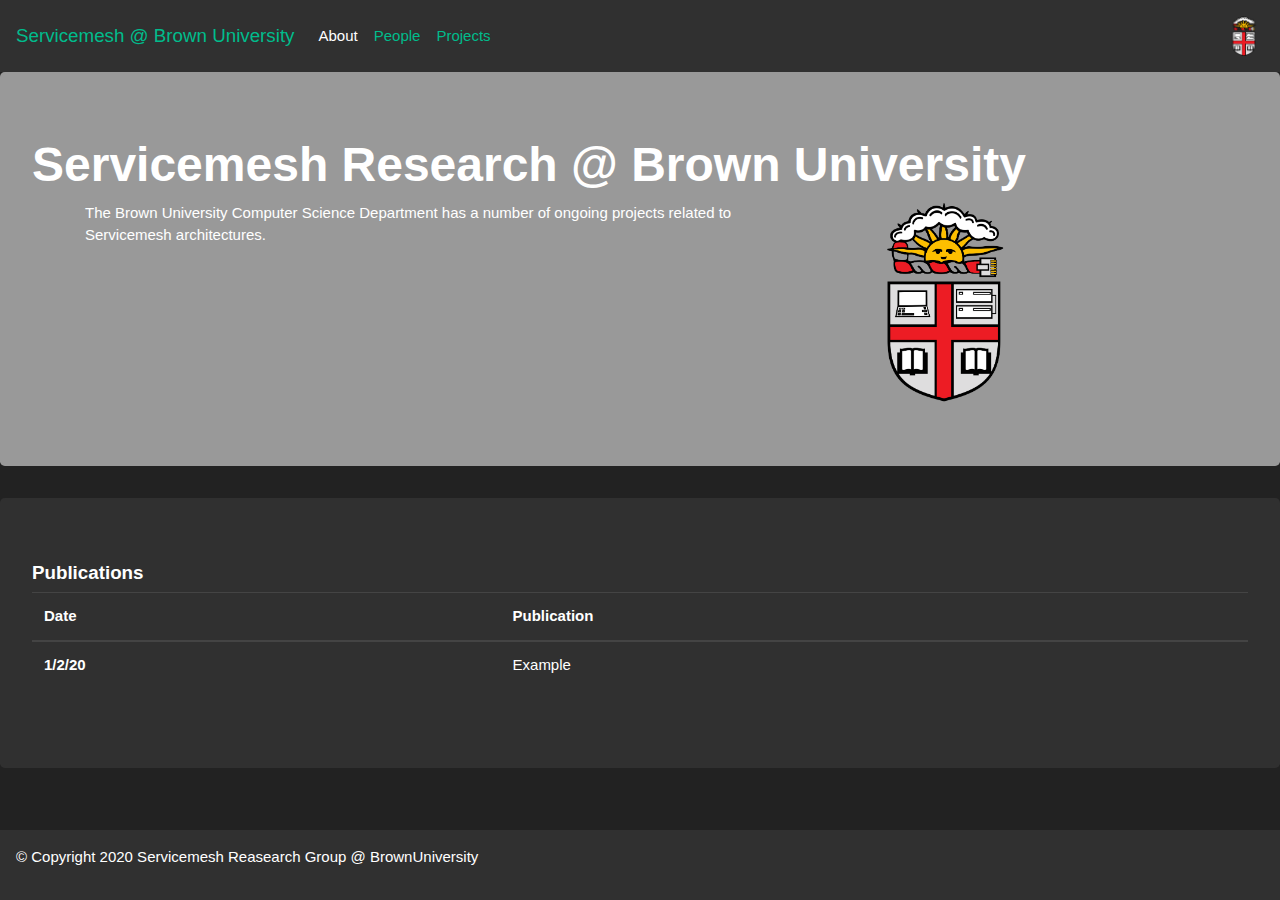
<file: about.html>
<!DOCTYPE html>
<html lang="English">

<head>
    <meta charset="utf-8">
    <meta name="viewport" content="width=device-width initial-scale=1" />
    <meta http-equiv="X-UA-Compatible" content="IE=edge">

    <title>Servicemesh Research @ Brown</title>
    <meta name="description" content="Servicemesh Research at Brown University">

<!--    <link rel="shortcut icon" href="/assets/img/favicon.ico">-->

    <link rel="stylesheet" href="assets/css/bootstrap.min.css">
    <link rel="canonical" href="/">
</head>


<body style="margin-bottom: 70px;">

<header class="site-header">
    <div class="wrapper">
        <nav class="navbar navbar-expand-lg text-danger bg-dark">
            <a class="navbar-brand" href="about.html">
                Servicemesh @ Brown University
            </a>
            <button class="navbar-toggler" type="button" data-toggle="collapse" data-target="#navbarNav" aria-controls="navbarNav" aria-expanded="false" aria-label="Toggle navigation">
                <span class="navbar-toggler-icon"></span>
            </button>
            <div class="collapse navbar-collapse" id="navbarNav">
                <ul class="navbar-nav">
                    <!--                    <li class="nav-item active">-->
                    <!--                        <a class="nav-link" href="#">Home <span class="sr-only">(current)</span></a>-->
                    <!--                    </li>-->
                    <li class="nav-item active">
                        <a class="nav-link text-white" href="about.html">About <span class="sr-only">(current)</span> </a>
                    </li>
                    <li class="nav-item">
                        <a class="nav-link" href="people.html">People</a>
                    </li>
                    <li class="nav-item">
                        <a class="nav-link" href="projects.html">Projects </a>
                    </li>
                </ul>
            </div>
            <img src="assets/img/brown-logo.png" width="40" height="40" alt="...">
        </nav>

    </div>

</header>
            <div class="jumbotron bg-light">
                <h1><strong>Servicemesh Research @ Brown University</strong></h1>
                <div class="container">
                    <div class="row">
                        <div class="col-sm-8">
                            <p>The Brown University Computer Science Department has a number
                            of ongoing projects related to Servicemesh architectures. </p>
                        </div>
                        <div class="col-sm-2">
                            <img src="assets/img/brown-logo.png" width="200" height="200">
                        </div>
                    </div>
                </div>
            </div>

            <div class="jumbotron">
                <h5><strong>Publications</strong></h5>
                <table class="table">
                    <thead>
                    <tr>
                        <th scope="col">Date</th>
                        <th scope="col">Publication</th>
                    </tr>
                    </thead>
                    <tbody>
                    <tr>
                        <th scope="row">1/2/20</th>
                        <td>Example</td>
                    </tr>
                    </tbody>
                </table>
            </div>

<div class="navbar fixed-bottom text-white bg-dark">
    <p>&copy; Copyright 2020 Servicemesh Reasearch Group @ BrownUniversity</p>
</div>


<!-- Load jQuery -->
<script src="//code.jquery.com/jquery-1.12.4.min.js"></script>
<script src="https://npmcdn.com/tether@1.2.4/dist/js/tether.min.js"></script>

<!-- Load Common JS -->
<script src="assets/js/bootstrap.js"></script>

<!-- Include custom icon fonts -->
<!--<link rel="stylesheet" href="/assets/css/fontawesome-all.min.css">-->
<!--<link rel="stylesheet" href="/assets/css/academicons.min.css">-->

</body>

</html>
</file>
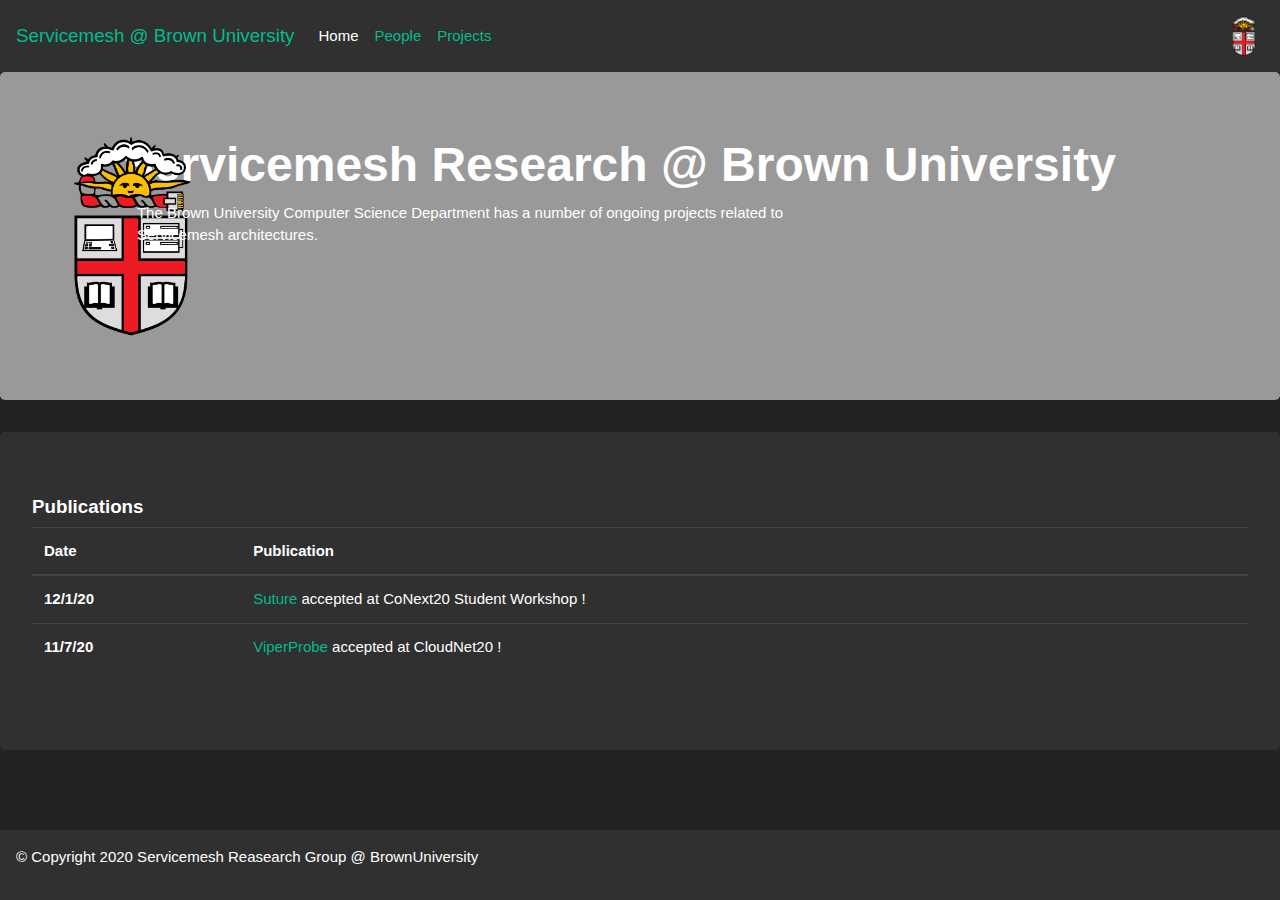
<file: index_old.html>
<!DOCTYPE html>
<html lang="English">

<head>
    <meta charset="utf-8">
    <meta name="viewport" content="width=device-width initial-scale=1" />
    <meta http-equiv="X-UA-Compatible" content="IE=edge">

    <title>Servicemesh Research @ Brown</title>
    <meta name="description" content="Servicemesh Research at Brown University">

<!--    <link rel="shortcut icon" href="/assets/img/favicon.ico">-->

    <link rel="stylesheet" href="assets/css/bootstrap.min.css">
    <link rel="canonical" href="/">
</head>


<body style="margin-bottom: 70px;">

<header class="site-header">
    <div class="wrapper">
        <nav class="navbar navbar-expand-lg text-danger bg-dark">
            <a class="navbar-brand" href="index.html">
                Servicemesh @ Brown University
            </a>
            <button class="navbar-toggler" type="button" data-toggle="collapse" data-target="#navbarNav" aria-controls="navbarNav" aria-expanded="false" aria-label="Toggle navigation">
                <span class="navbar-toggler-icon"></span>
            </button>
            <div class="collapse navbar-collapse" id="navbarNav">
                <ul class="navbar-nav">
                    <!--                    <li class="nav-item active">-->
                    <!--                        <a class="nav-link" href="#">Home <span class="sr-only">(current)</span></a>-->
                    <!--                    </li>-->
                    <li class="nav-item active">
                        <a class="nav-link text-white" href="index.html">Home <span class="sr-only">(current)</span> </a>
                    </li>
                    <li class="nav-item">
                        <a class="nav-link" href="people.html">People</a>
                    </li>
                    <li class="nav-item">
                        <a class="nav-link" href="projects.html">Projects </a>
                    </li>
                </ul>
            </div>
            <img src="assets/img/brown-logo.png" width="40" height="40" alt="...">
        </nav>

    </div>

</header>
            <div class="jumbotron bg-light">
                <div class="row">
                 <div class="col-sm-1">
                            <img src="assets/img/brown-logo.png" width="200" height="200">
                        </div>
                

                <div class="container">
                    <div class="row">
                       
                        <h1><strong>Servicemesh Research @ Brown University</strong></h1>
                        <div class="col-sm-8">
                            <p>The Brown University Computer Science Department has a number
                            of ongoing projects related to Servicemesh architectures. </p>
                        </div>
                        
                    </div>
                </div>
                </div>
            </div>

            <div class="jumbotron">
                <h5><strong>Publications</strong></h5>
                <table class="table">
                    <thead>
                    <tr>
                        <th scope="col">Date</th>
                        <th scope="col">Publication</th>
                    </tr>
                    </thead>
                    <tbody>
                    <tr>
                        <th scope="row">12/1/20</th>
                        <td><a href="https://dl.acm.org/doi/10.1145/3426746.3434055">Suture</a> accepted at CoNext20 Student Workshop !</td>
                    </tr>

                    <tr>
                        <th scope="row">11/7/20</th>
                        <td><a href="https://ieeexplore.ieee.org/document/9335808">ViperProbe</a> accepted at CloudNet20 !</td>
                    </tr>

                    
                    </tbody>
                </table>
            </div>

<div class="navbar fixed-bottom text-white bg-dark">
    <p>&copy; Copyright 2020 Servicemesh Reasearch Group @ BrownUniversity</p>
</div>


<!-- Load jQuery -->
<script src="//code.jquery.com/jquery-1.12.4.min.js"></script>
<script src="https://npmcdn.com/tether@1.2.4/dist/js/tether.min.js"></script>

<!-- Load Common JS -->
<script src="assets/js/bootstrap.js"></script>

<!-- Include custom icon fonts -->
<!--<link rel="stylesheet" href="/assets/css/fontawesome-all.min.css">-->
<!--<link rel="stylesheet" href="/assets/css/academicons.min.css">-->

</body>

</html>
</file>
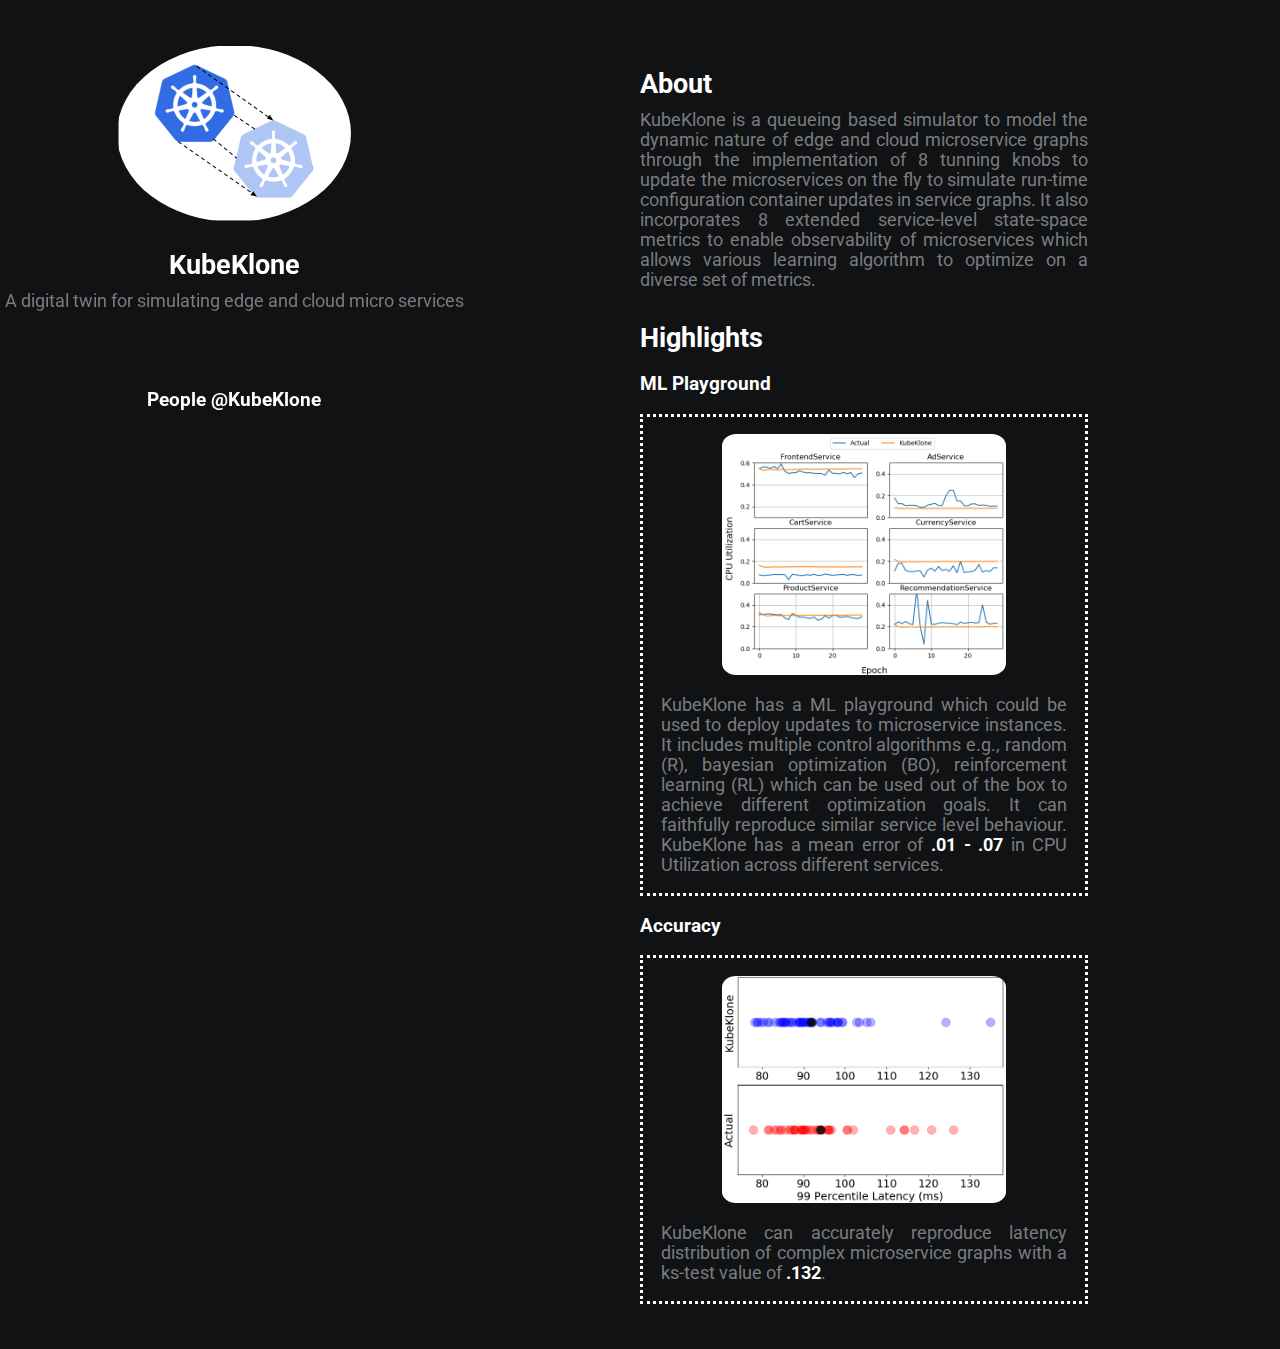
<file: kubeklone.html>
<!DOCTYPE html>
<html lang="en">
<head>
    <meta charset="UTF-8">
    <meta name="viewport" content="width=device-width, initial-scale=1.0">
    <meta http-equiv="X-UA-Compatible" content="ie=edge">
    <link rel="stylesheet" href="https://use.fontawesome.com/releases/v5.4.1/css/all.css" integrity="sha384-5sAR7xN1Nv6T6+dT2mhtzEpVJvfS3NScPQTrOxhwjIuvcA67KV2R5Jz6kr4abQsz" crossorigin="anonymous">
    <link rel="stylesheet" href="css/style.css">
    <title>KubeKlone</title>
</head>
<body>
    <div class="grid-2">
        <div class="section-1">
            <div class="fix-div">
            <img src="imgs/kubeklone.png" width="50%" class="main_image " style="text-align: center; ">
            <h2>KubeKlone</h2>
            <p>A digital twin for simulating edge and cloud micro services</p>
            <a href="#"><i class="fab fa-github"></i></a>
            <h3><br>People @KubeKlone</h3>
           
            
        </div>
            
        </div>
        <div class="section-2">
            <h2>About</h2>
            <p align="justify">KubeKlone is a queueing based simulator to model the dynamic nature of edge and cloud microservice graphs through the implementation of 8 tunning knobs to update the microservices on the fly to simulate run-time configuration container updates in service graphs. It also incorporates 8 extended service-level state-space metrics to enable observability of microservices which allows various learning algorithm to optimize on a diverse set of metrics.</p>
            <h2>Highlights</h2>

            <h3>ML Playground</h3><p align="justify" style="border:3px; border-style:solid; border-color: #fff; padding: 1em; display: inline-block; border-style: dotted;"><img src="imgs/parties_eval_new.png" class="center_image" alt=" Service Level behaviour" style="border-radius: 5%;" > <br> KubeKlone has a ML playground which could be used to deploy updates to microservice instances. It includes multiple control algorithms e.g., random (R), bayesian optimization (BO), reinforcement learning (RL) which can be used out of the box to achieve different optimization goals. It can faithfully reproduce similar service level behaviour. KubeKlone has a mean error of <b>.01 - .07</b> in CPU Utilization across different services.  </p> 
            

            <h3>Accuracy</h3><p align="justify" style="border:3px; border-style:solid; border-color: #fff; padding: 1em; display: inline-block; border-style: dotted;" ><img src="imgs/distro.png" class="center_image" alt="Accuracy"  style="border-radius: 5%;"> <br> KubeKlone can accurately reproduce latency distribution of complex microservice graphs with a ks-test value of <b>.132</b>.   </p> 
        
        </div>
    </div>
</body>
</html>
</file>
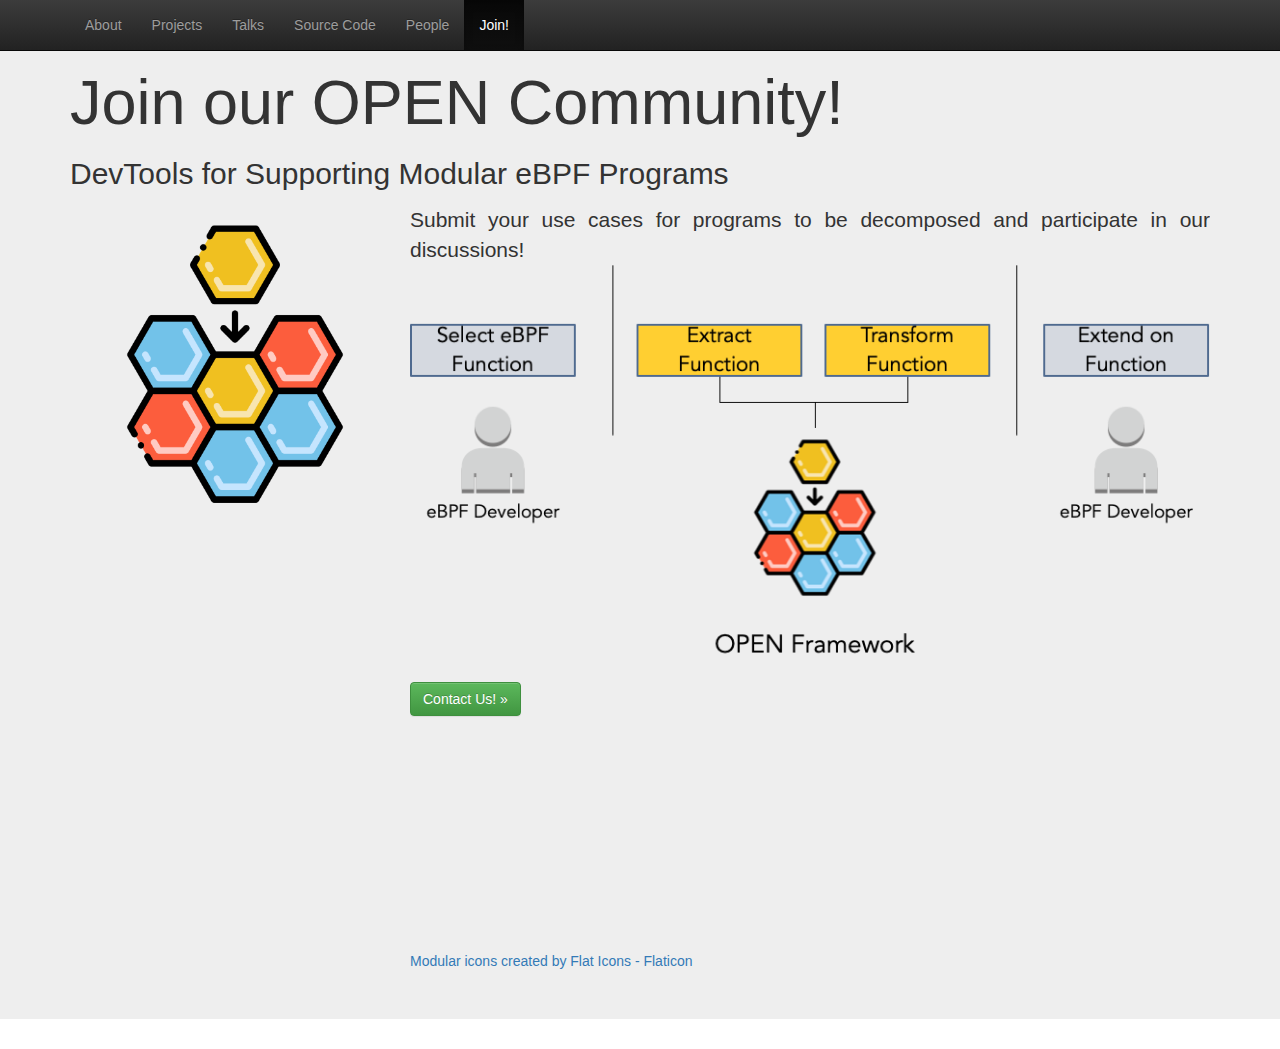
<file: newpage.html>
<!DOCTYPE html>
<html lang="English">

    <head>
        <meta charset="utf-8">
        <meta http-equiv="X-UA-Compatible" content="IE=edge">
        <meta name="viewport" content="width=device-width, initial-scale=1">
        <!-- The above 3 meta tags *must* come first in the head; any other head content must come *after* these tags -->
        <meta name="description" content="Microservices Observatory">
        <meta name="author" content="brownnsg">
        <link rel="icon" href="favicon.png">
    
        <title>Microservices Observatory</title>
    
        <!-- Bootstrap core CSS -->
        <link href="bower_components/bootstrap/dist/css/bootstrap.min.css" rel="stylesheet">
        <!-- Bootstrap theme -->
        <link href="bower_components/bootstrap/dist/css/bootstrap-theme.min.css" rel="stylesheet">
        <!-- IE10 viewport hack for Surface/desktop Windows 8 bug -->
        <link href="css/ie10-viewport-bug-workaround.css" rel="stylesheet">
    
        <!-- HTML5 shim and Respond.js for IE8 support of HTML5 elements and media queries -->
        <!--[if lt IE 9]>
          <script src="https://oss.maxcdn.com/html5shiv/3.7.2/html5shiv.min.js"></script>
          <script src="https://oss.maxcdn.com/respond/1.4.2/respond.min.js"></script>
        <![endif]-->
    
        <link rel="stylesheet" type="text/css" href="css/fluid.css">
      </head>

<nav class="navbar navbar-inverse navbar-fixed-top">
    <div class="container">
      <div class="navbar-header">
        <button type="button" class="navbar-toggle collapsed" data-toggle="collapse" data-target="#navbar" aria-expanded="false" aria-controls="navbar">
          <span class="sr-only">Toggle navigation</span>
          <span class="icon-bar"></span>
          <span class="icon-bar"></span>
          <span class="icon-bar"></span>
        </button>
      </div>
      <div id="navbar" class="navbar-collapse collapse">
        <ul class="nav navbar-nav">
          <li><a href="/index.html">About</a></li>
          <li><a href="/index.html#highlights">Projects</a></li>
          <li><a href="/index.html#talks">Talks</a></li>
          <li><a href="/index.html#code">Source Code</a></li>
          <li><a href="/index.html#people">People</a></li>
          <li class="active"><a href="/newpage.html">Join!</a></li>
        </ul>
      </div><!--/.navbar-collapse -->
    </div>
  </nav>

</header>
<div class="jumbotron">
    <div class="container" id="about">
      <h1>Join our OPEN Community!</h1>
      <h2>DevTools for Supporting Modular eBPF Programs</h2>
      <div class="media">
        <div class="media-left media-top">
          <img class="media-object" src="assets/img/modular.png" style="border-radius: 50%;" alt="LegoSDN logo." width="330" height="330">
        </div>
        <div class="media-body">
          <p align="justify">
            Submit your use cases for programs to be decomposed and participate in our discussions!
            <img class="media-object" src="assets/img/Observatory.png" style="max-width:100%; max-height:100%;" alt="LegoSDN logo." width="" height="">
              <!-- <ul align="justify">
                  <li> <b>Kubernetes Operators:</b> These encapsulate administrator knowledge about managing the life-cycle of a microservices. Our focus is to understand and quantify the availability and security implications of automation provided by ``operators''. Motivated by our observations, we are developing tools to safeguard and protect production networks from emerging issues.
                  <li> <b>Digitial Clone for AIOps (KubeKlone):</b> A recent trend involves employing machine learning techniques to automate configuration-related Operational tasks (often referred to as AIOPs). Often such automation is geared towards discovering configuration choices that minimize cost, increase revenue, or improve performance. Today, AIOPs techniques are costly and time-consuming because the ML techniques require significant amounts of data, which is challenging to collect at scale. We are developing a digital twin of cloud-based cloud-native infrastructure. We plan to explore the feasibility of design AIOps for emerging cloud-native infrastructure deployments, e.g., 5G and edge computing.
                      <li> <b>eBPF Observability:</b> Extended Berkeley Packet Filters (eBPF) are an increasingly popular technology used to support networking and monitoring for dynamic microservices environments. This is due to the flexibility and performance improvements that come with the ability to dynamically verify and insert programs into the kernel. However, this programmability makes it challenging to understand the system state at runtime. For example, suppose network packets are being anomalously dropped or corrupted; the root cause could be eBPF programs that process network packets, but there's currently no means to trace the eBPF programs that altered a packet, or to measure the resource consumption of these eBPF programs. To reduce time to insight for such systems, we are developing an observability framework to manage eBPF-based distributed systems.
              </ul> -->
          </p>

          <p> <a class="btn btn-success btn-md" href="mailto:tab@cs.brown.edu" role="button">Contact Us! &raquo;</a></p>
          <br><br><br><br><br><br><br><br><br><br><br>
          <footer><a href="https://www.flaticon.com/free-icons/modular" title="modular icons">Modular icons created by Flat Icons - Flaticon</a></footer>
</html>
</file>
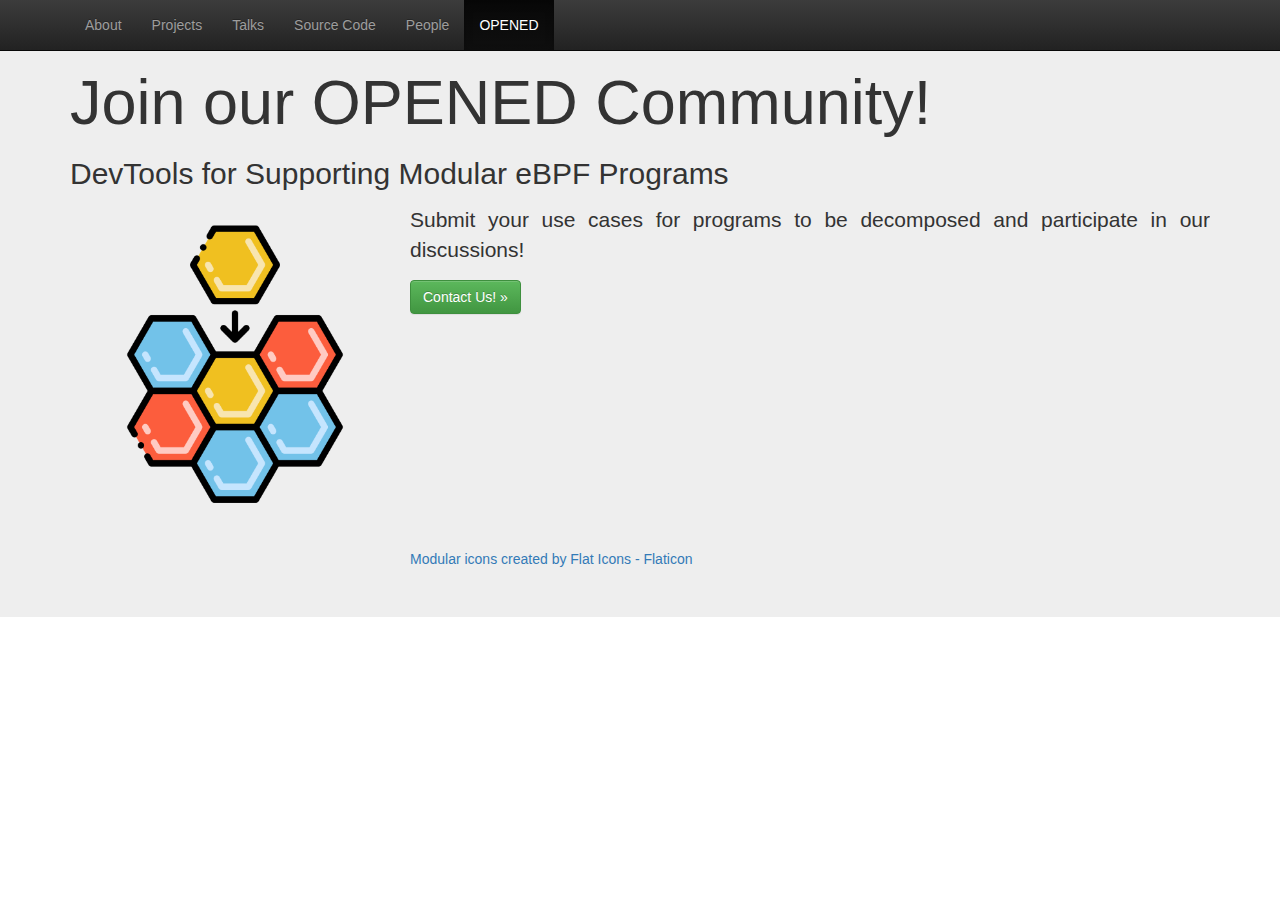
<file: OPENED.html>
<!DOCTYPE html>
<html lang="English">

    <head>
        <meta charset="utf-8">
        <meta http-equiv="X-UA-Compatible" content="IE=edge">
        <meta name="viewport" content="width=device-width, initial-scale=1">
        <!-- The above 3 meta tags *must* come first in the head; any other head content must come *after* these tags -->
        <meta name="description" content="Microservices Observatory">
        <meta name="author" content="brownnsg">
        <link rel="icon" href="favicon.png">
    
        <title>Microservices Observatory</title>
    
        <!-- Bootstrap core CSS -->
        <link href="bower_components/bootstrap/dist/css/bootstrap.min.css" rel="stylesheet">
        <!-- Bootstrap theme -->
        <link href="bower_components/bootstrap/dist/css/bootstrap-theme.min.css" rel="stylesheet">
        <!-- IE10 viewport hack for Surface/desktop Windows 8 bug -->
        <link href="css/ie10-viewport-bug-workaround.css" rel="stylesheet">
    
        <!-- HTML5 shim and Respond.js for IE8 support of HTML5 elements and media queries -->
        <!--[if lt IE 9]>
          <script src="https://oss.maxcdn.com/html5shiv/3.7.2/html5shiv.min.js"></script>
          <script src="https://oss.maxcdn.com/respond/1.4.2/respond.min.js"></script>
        <![endif]-->
    
        <link rel="stylesheet" type="text/css" href="css/fluid.css">
      </head>

<nav class="navbar navbar-inverse navbar-fixed-top">
    <div class="container">
      <div class="navbar-header">
        <button type="button" class="navbar-toggle collapsed" data-toggle="collapse" data-target="#navbar" aria-expanded="false" aria-controls="navbar">
          <span class="sr-only">Toggle navigation</span>
          <span class="icon-bar"></span>
          <span class="icon-bar"></span>
          <span class="icon-bar"></span>
        </button>
      </div>
      <div id="navbar" class="navbar-collapse collapse">
        <ul class="nav navbar-nav">
          <li><a href="/index.html">About</a></li>
          <li><a href="/index.html#highlights">Projects</a></li>
          <li><a href="/index.html#talks">Talks</a></li>
          <li><a href="/index.html#code">Source Code</a></li>
          <li><a href="/index.html#people">People</a></li>
          <li class="active"><a href="/OPENED.html">OPENED</a></li>
        </ul>
      </div><!--/.navbar-collapse -->
    </div>
  </nav>

</header>
<div class="jumbotron">
    <div class="container" id="about">
      <h1>Join our OPENED Community!</h1>
      <h2>DevTools for Supporting Modular eBPF Programs</h2>
      <div class="media">
        <div class="media-left media-top">
          <img class="media-object" src="assets/img/modular.png" style="border-radius: 50%;" alt="LegoSDN logo." width="330" height="330">
        </div>
        <div class="media-body">
          <p align="justify">
            Submit your use cases for programs to be decomposed and participate in our discussions!
            <!--<img class="media-object" src="assets/img/Observatory.png" style="max-width:100%; max-height:100%;" alt="LegoSDN logo." width="" height="">-->
             
          </p>

          <p> <a class="btn btn-success btn-md" href="mailto:tab@cs.brown.edu" role="button">Contact Us! &raquo;</a></p>
          <br><br><br><br><br><br><br><br><br><br><br>
          <footer><a href="https://www.flaticon.com/free-icons/modular" title="modular icons">Modular icons created by Flat Icons - Flaticon</a> </footer>
</html>
</file>
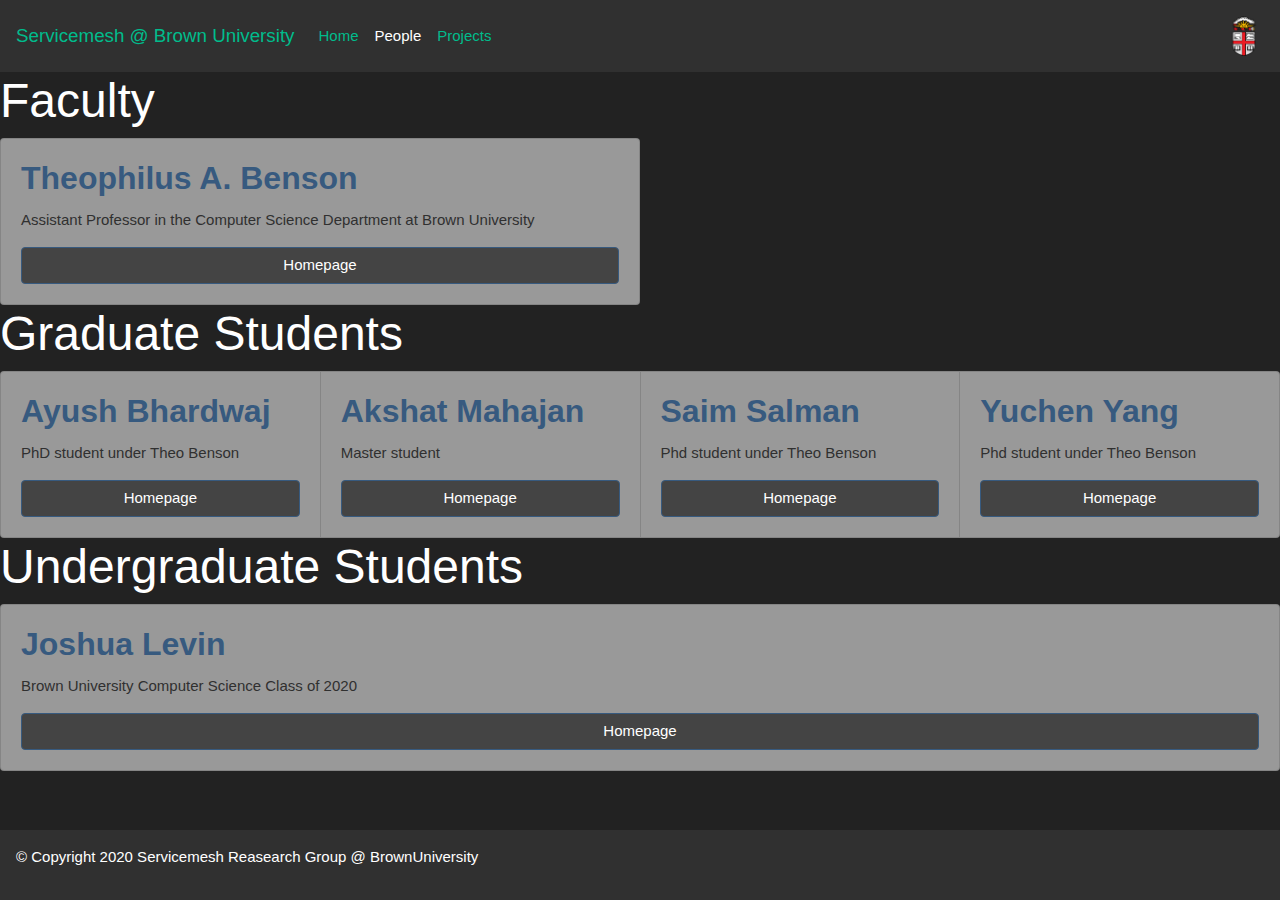
<file: people.html>
<!DOCTYPE html>
<html lang="English">

<head>
    <meta charset="utf-8">
    <meta name="viewport" content="width=device-width initial-scale=1" />
    <meta http-equiv="X-UA-Compatible" content="IE=edge">

    <title>Servicemesh Research @ Brown</title>
    <meta name="description" content="Servicemesh Research at Brown University">

    <!--    <link rel="shortcut icon" href="/assets/img/favicon.ico">-->

    <link rel="stylesheet" href="assets/css/bootstrap.min.css">
    <link rel="canonical" href="/">
</head>

<header class="site-header">
    <div class="wrapper">
        <nav class="navbar navbar-expand-lg text-danger bg-dark">
            <a class="navbar-brand" href="index.html">
                Servicemesh @ Brown University
            </a>
            <button class="navbar-toggler" type="button" data-toggle="collapse" data-target="#navbarNav" aria-controls="navbarNav" aria-expanded="false" aria-label="Toggle navigation">
                <span class="navbar-toggler-icon"></span>
            </button>
            <div class="collapse navbar-collapse" id="navbarNav">
                <ul class="navbar-nav">
                    <!--                    <li class="nav-item active">-->
                    <!--                        <a class="nav-link" href="#">Home <span class="sr-only">(current)</span></a>-->
                    <!--                    </li>-->
                    <li class="nav-item">
                        <a class="nav-link" href="index.html">Home </a>
                    </li>
                    <li class="nav-item active">
                        <a class="nav-link text-white" href="people.html">People <span class="sr-only">(current)</span> </a>
                    </li>
                    <li class="nav-item">
                        <a class="nav-link" href="projects.html">Projects </a>
                    </li>
                </ul>
            </div>
            <img src="assets/img/brown-logo.png" width="40" height="40" alt="...">
        </nav>

    </div>

</header>

<body style="margin-bottom: 70px;">
    <h1>Faculty</h1>
    <div class="card bg-light w-50">
        <div class="card-body">
            <h3 class="card-title text-primary font-weight-bold">Theophilus A. Benson</h3>
            <p class="card-text text-dark">Assistant Professor in the Computer Science Department at Brown University</p>
            <a href="http://cs.brown.edu/~tab/" target="_blank" class="btn btn-primary btn-block bg-secondary">Homepage</a>
        </div>
    </div>
    <h1>Graduate Students</h1>
    <div class="card-group">
        <div class="card bg-light" style="width: 10rem;">
            <div class="card-body">
                <h3 class="card-title text-primary font-weight-bold">Ayush Bhardwaj</h3>
                <p class="card-text text-dark">PhD student under Theo Benson</p>
                <a href="https://ayushbhardwaj96.com/" target="_blank" class="btn btn-primary btn-block bg-secondary">Homepage</a>
            </div>
        </div>
        <div class="card bg-light" style="width: 10rem;">
            <div class="card-body">
                <h3 class="card-title text-primary font-weight-bold">Akshat Mahajan</h3>
                <p class="card-text text-dark">Master student</p>
                <a href="http://cs.brown.edu/~tab/" target="_blank" class="btn btn-primary btn-block bg-secondary">Homepage</a>
            </div>
        </div>
        <div class="card bg-light" style="width: 10rem;">
            <div class="card-body">
                <h3 class="card-title text-primary font-weight-bold">Saim Salman</h3>
                <p class="card-text text-dark">Phd student under Theo Benson</p>
                <a href="http://cs.brown.edu/~tab/" target="_blank" class="btn btn-primary btn-block bg-secondary">Homepage</a>
            </div>
        </div>
        <div class="card bg-light" style="width: 10rem;">
            <div class="card-body">
                <h3 class="card-title text-primary font-weight-bold">Yuchen Yang</h3>
                <p class="card-text text-dark">Phd student under Theo Benson</p>
                <a href="http://cs.brown.edu/~tab/" target="_blank" class="btn btn-primary btn-block bg-secondary">Homepage</a>
            </div>
        </div>
    </div>
    <h1>Undergraduate Students</h1>
    <div class="card-group">
        <div class="card bg-light" style="width: 10rem;">
            <div class="card-body">
                <h3 class="card-title text-primary font-weight-bold">Joshua Levin</h3>
                <p class="card-text text-dark">Brown University Computer Science Class of 2020</p>
                <a href="http://cs.brown.edu/people/ugrad/jlevin1/" target="_blank" class="btn btn-primary btn-block bg-secondary">Homepage</a>
            </div>
        </div>
    </div>

    <div class="navbar fixed-bottom text-white bg-dark">
        <p>&copy; Copyright 2020 Servicemesh Reasearch Group @ BrownUniversity</p>
    </div>


    <!-- Load jQuery -->
    <script src="//code.jquery.com/jquery-1.12.4.min.js"></script>
    <script src="https://npmcdn.com/tether@1.2.4/dist/js/tether.min.js"></script>

    <!-- Load Common JS -->
    <script src="assets/js/bootstrap.js"></script>

    <!-- Include custom icon fonts -->
    <!--<link rel="stylesheet" href="/assets/css/fontawesome-all.min.css">-->
    <!--<link rel="stylesheet" href="/assets/css/academicons.min.css">-->

</body>

</html>
</file>
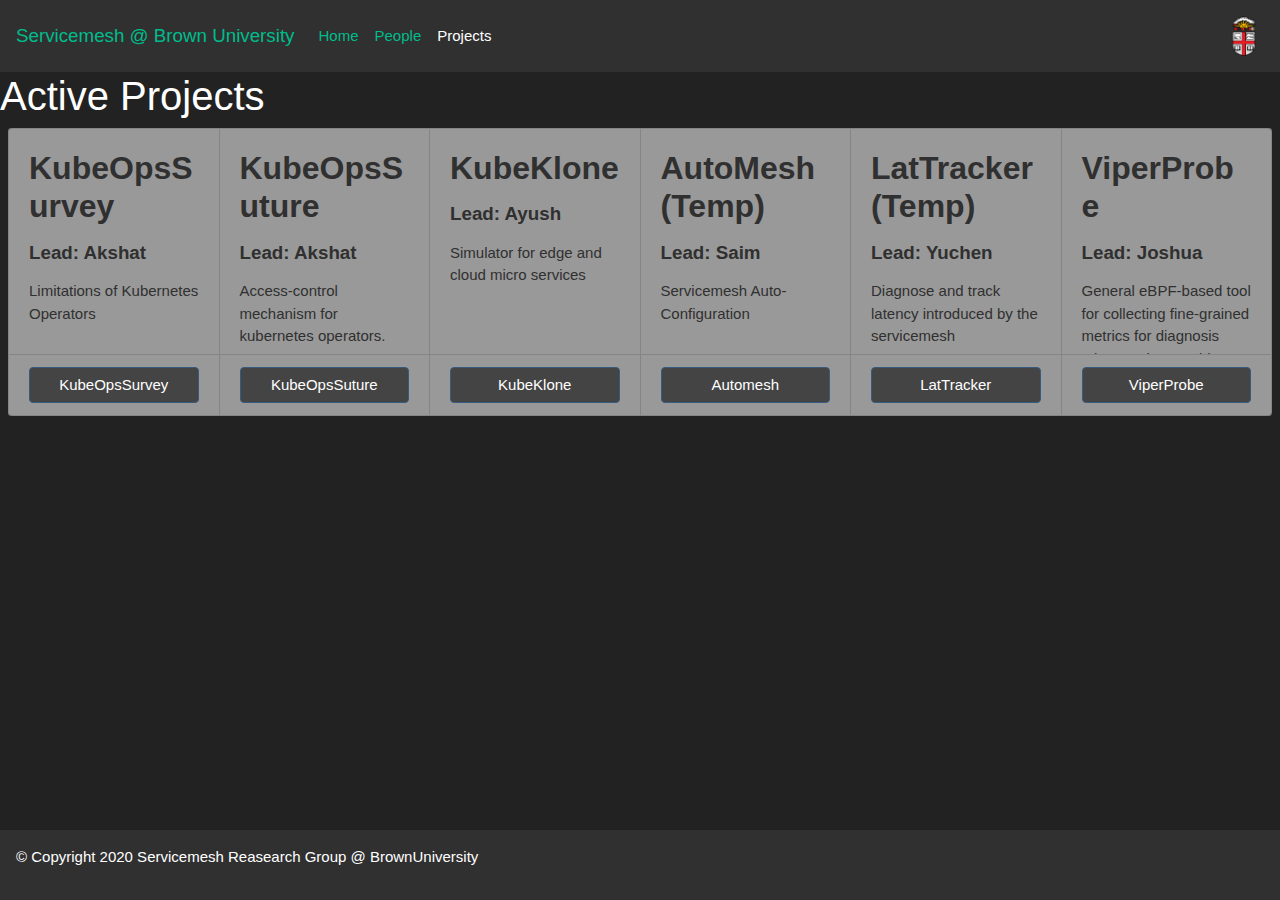
<file: projects.html>
<!DOCTYPE html>
<html lang="English">

<head>
    <meta charset="utf-8">
    <meta name="viewport" content="width=device-width initial-scale=1" />
    <meta http-equiv="X-UA-Compatible" content="IE=edge">

    <title>Servicemesh Research @ Brown</title>
    <meta name="description" content="Servicemesh Research at Brown University">

<!--    <link rel="shortcut icon" href="/assets/img/favicon.ico">-->
    <link rel="stylesheet" href="assets/css/bootstrap.min.css">
<!--    <link rel="stylesheet" href="https://maxcdn.bootstrapcdn.com/bootstrap/4.0.0/css/bootstrap.min.css" integrity="sha384-Gn5384xqQ1aoWXA+058RXPxPg6fy4IWvTNh0E263XmFcJlSAwiGgFAW/dAiS6JXm" crossorigin="anonymous">-->
    <link rel="canonical" href="/">
</head>


<body style="margin-bottom: 70px;">

<header class="site-header">

    <div class="wrapper">
        <nav class="navbar navbar-expand-lg text-danger bg-dark">
            <a class="navbar-brand" href="index.html">
                Servicemesh @ Brown University
            </a>
            <button class="navbar-toggler" type="button" data-toggle="collapse" data-target="#navbarNav" aria-controls="navbarNav" aria-expanded="false" aria-label="Toggle navigation">
                <span class="navbar-toggler-icon"></span>
            </button>
            <div class="collapse navbar-collapse" id="navbarNav">
                <ul class="navbar-nav">
                    <!--                    <li class="nav-item active">-->
                    <!--                        <a class="nav-link" href="#">Home <span class="sr-only">(current)</span></a>-->
                    <!--                    </li>-->
                    <li class="nav-item">
                        <a class="nav-link" href="index.html">Home </a>
                    </li>
                    <li class="nav-item">
                        <a class="nav-link" href="people.html">People</a>
                    </li>
                    <li class="nav-item active ">
                        <a class="nav-link text-white" href="projects.html">Projects  <span class="sr-only">(current)</span> </a>
                    </li>
                </ul>
            </div>
            <img src="assets/img/brown-logo.png" width="40" height="40">
        </nav>

    </div>

</header>

<div class="page-content">
    <div class="wrapper">
        <div class="post">
            <h2 class="text-white">
                Active Projects
            </h2>


            <div class="card-group mt-2 ml-2 mr-2 bg-dark">


                <div class="card text-dark bg-light" style="width: 18rem; height: 18rem;">
    <!--                <img class="card-img-top" src="..." alt="Card image cap">-->
                    <div class="card-body">
                        <h3 class="card-title text-dark font-weight-bold">KubeOpsSurvey</h3>
                        <h5 class="card-subtitle text-dark font-weight-bold mb-3 mt-3">Lead: Akshat</h5>
                        <p class="card-text text-dark">Limitations of Kubernetes Operators</p>

                    </div>
                    <div class="card-footer bg-light">
                        <a href="projects.html" class="btn btn-primary btn-block bg-secondary">KubeOpsSurvey</a>
                    </div>
                </div>


                <div class="card text-dark bg-light" style="width: 18rem; height: 18rem;">
    <!--                <img class="card-img-top" src="..." alt="Card image cap">-->
                    <div class="card-body">
                        <h3 class="card-title text-dark font-weight-bold">KubeOpsSuture</h3>
                        <h5 class="card-subtitle text-dark font-weight-bold mb-3 mt-3">Lead: Akshat</h5>
                        <p class="card-text text-dark">Access-control mechanism for kubernetes operators. </p>

                    </div>
                    <div class="card-footer bg-light">
                        <a href="projects.html" class="btn btn-primary btn-block bg-secondary">KubeOpsSuture</a>
                    </div>
                </div>


                <div class="card text-dark bg-light" style="width: 18rem; height: 18rem;">
    <!--                <img class="card-img-top" src="..." alt="Card image cap">-->
                    <div class="card-body">
                        <h3 class="card-title text-dark font-weight-bold">KubeKlone</h3>
                        <h5 class="card-subtitle text-dark font-weight-bold mb-3 mt-3">Lead: Ayush</h5>
                        <p class="card-text text-dark">Simulator for edge and cloud micro services</p>

                    </div>
                    <div class="card-footer bg-light">
                        <a href="projects.html" class="btn btn-primary btn-block bg-secondary">KubeKlone</a>
                    </div>
                </div>

                <div class="card text-dark bg-light" style="width: 18rem; height: 18rem;">
    <!--                <img class="card-img-top" src="..." alt="Card image cap">-->
                    <div class="card-body">
                        <h3 class="card-title text-dark font-weight-bold">AutoMesh (Temp)</h3>
                        <h5 class="card-subtitle text-dark font-weight-bold mb-3 mt-3">Lead: Saim</h5>
                        <p class="card-text text-dark">Servicemesh Auto-Configuration</p>

                    </div>
                    <div class="card-footer bg-light">
                        <a href="projects.html" class="btn btn-primary btn-block bg-secondary">Automesh</a>
                    </div>
                </div>

                <div class="card text-white bg-light" style="width: 18rem; height: 18rem;">
                    <!--                <img class="card-img-top" src="..." alt="Card image cap">-->
                    <div class="card-body">
                        <h3 class="card-title text-dark font-weight-bold">LatTracker (Temp)</h3>
                        <h5 class="card-subtitle text-dark font-weight-bold mb-3 mt-3">Lead: Yuchen</h5>
                        <p class="card-text text-dark">Diagnose and track latency introduced by the servicemesh</p>

                    </div>
                    <div class="card-footer bg-light">
                        <a href="projects.html" class="btn btn-primary btn-block bg-secondary">LatTracker</a>
                    </div>
                </div>

                <div class="card text-white bg-light" style="width: 18rem; height: 18rem;">
                    <!--                <img class="card-img-top" src="..." alt="Card image cap">-->
                    <div class="card-body">
                        <h3 class="card-title text-dark font-weight-bold">ViperProbe</h3>
                        <h5 class="card-subtitle text-dark font-weight-bold mb-3 mt-3">Lead: Joshua</h5>
                        <p class="card-text text-dark">General eBPF-based tool for collecting fine-grained metrics for diagnosis microservices problems</p>

                    </div>
                    <div class="card-footer bg-light">
                        <a href="projects.html" class="btn btn-primary btn-block bg-secondary">ViperProbe</a>
                    </div>
                </div>
            </div>

        </div>

    </div>
</div>

<div class="navbar fixed-bottom text-white bg-dark">
    <p>&copy; Copyright 2020 Servicemesh Reasearch Group @ BrownUniversity</p>
</div>

<!-- Load jQuery -->
<script src="//code.jquery.com/jquery-1.12.4.min.js"></script>
<script src="https://npmcdn.com/tether@1.2.4/dist/js/tether.min.js"></script>

<!--&lt;!&ndash; Load Common JS &ndash;&gt;-->
<script src="assets/js/bootstrap.js"></script>

<!--<script src="https://code.jquery.com/jquery-3.2.1.slim.min.js" integrity="sha384-KJ3o2DKtIkvYIK3UENzmM7KCkRr/rE9/Qpg6aAZGJwFDMVNA/GpGFF93hXpG5KkN" crossorigin="anonymous"></script>-->
<!--<script src="https://cdnjs.cloudflare.com/ajax/libs/popper.js/1.12.9/umd/popper.min.js" integrity="sha384-ApNbgh9B+Y1QKtv3Rn7W3mgPxhU9K/ScQsAP7hUibX39j7fakFPskvXusvfa0b4Q" crossorigin="anonymous"></script>-->
<!--<script src="https://maxcdn.bootstrapcdn.com/bootstrap/4.0.0/js/bootstrap.min.js" integrity="sha384-JZR6Spejh4U02d8jOt6vLEHfe/JQGiRRSQQxSfFWpi1MquVdAyjUar5+76PVCmYl" crossorigin="anonymous"></script>-->

<!-- Include custom icon fonts -->
<!--<link rel="stylesheet" href="/assets/css/fontawesome-all.min.css">-->
<!--<link rel="stylesheet" href="/assets/css/academicons.min.css">-->

</body>

</html>
</file>
<file: css/style.css>
/* global */
@import url('https://fonts.googleapis.com/css?family=Roboto');

.grid-2{
    display: grid;
    grid-template-columns: repeat(2,1fr);
    
}

body{
    margin: 0;
    padding: 0;
    font-family: 'Roboto', sans-serif;
    background-color: #101214;
    color: #7A7C80;
     

}


.column {
  float: left;
  width: 50%;
  padding: 1px;
}

/* Clear floats after image containers */
.row::after {
  content: "";
  clear: both;
  display: table;
}


.fix-div{ 
    top:5%;
    /*margin:5%;*/
    z-index:1;
    position:fixed;
    }

.center_image {
  display: block;
  margin-left: auto;
  margin-right: auto;
  width: 70%;
}

figure{
    display: inline-block;
}

h2,.white{
    color: #fff;
}

b,.white{
    color: #fff;
}

h3,.white{
    color: #fff;
}

a{
    color: #7A7C80;
    text-decoration: none;
}
/* section 1 */
.section-1{
    padding-top: 30vh;
    text-align: center;
   

}

.section-1 p{
    font-size: 1.1rem;
    padding-bottom: 10px;
    margin:0;
}

.section-1 h2{
    font-size: 1.7rem;
    margin-bottom: 10px;
}

.section-1 a{
    font-size: 1.5rem;
    padding: 10px;
}
/* section 2 */
.section-2{
    padding-top: 5vh;
    width: 70%;
    height: 100%;
   overflow: auto;}

.section-2 h2{
    font-size: 1.7rem;
    margin-bottom: 10px;
}

.section-2 p{
    font-size: 1.1rem;
    padding-bottom: 10px;
    margin:0;
}

.section-2 a{
    display: block;
    padding: 5px;
    font-size: 1.2rem;
    padding-left: 0;
    width: 100px;
}
/* animations / utilities */
.section-2 a:hover{
    font-size: 1.3rem;
    color: #fff;
    cursor: pointer;
    transition: 0.2s;
}

.section-1 a:hover{
    color: #fff;
    cursor: pointer;
    transition: 0.3s;
}

.white:hover{
    position: relative;
    padding-left: 10px;
}

.main_image {
  border-radius: 50%;
}

.firstClass, .secondClass { display:inline }

/* media queres */
@media(max-width:780px){
    .grid-2{
        grid-template-columns: 1fr;
    }
    .section-1{
        padding:0;
        padding-top: 5rem;
    }
    .section-2{
        padding: 0;
        padding-left: 1.5rem;
        padding-top: 2rem;
    }
}
</file>
<file: css/ie10-viewport-bug-workaround.css>
/*!
 * IE10 viewport hack for Surface/desktop Windows 8 bug
 * Copyright 2014-2015 Twitter, Inc.
 * Licensed under MIT (https://github.com/twbs/bootstrap/blob/master/LICENSE)
 */

/*
 * See the Getting Started docs for more information:
 * http://getbootstrap.com/getting-started/#support-ie10-width
 */
@-webkit-viewport { width: device-width; }
@-moz-viewport    { width: device-width; }
@-ms-viewport     { width: device-width; }
@-o-viewport      { width: device-width; }
@viewport         { width: device-width; }
</file>
<file: css/fluid.css>
/* Centered columns */
/* cite: http://www.minimit.com/articles/solutions-tutorials/bootstrap-3-responsive-centered-columns */
.row-centered {
    text-align:center;
}

.col-centered {
    display:inline-block;
    float:none;
    /* reset the text-align */
    text-align:left;
    /* inline-block space fix */
    /*margin-right:-4px;*/
    max-width: 250px;
}

.center-thumb-caption > div > h4 {
  text-align: center;
}
</file>
